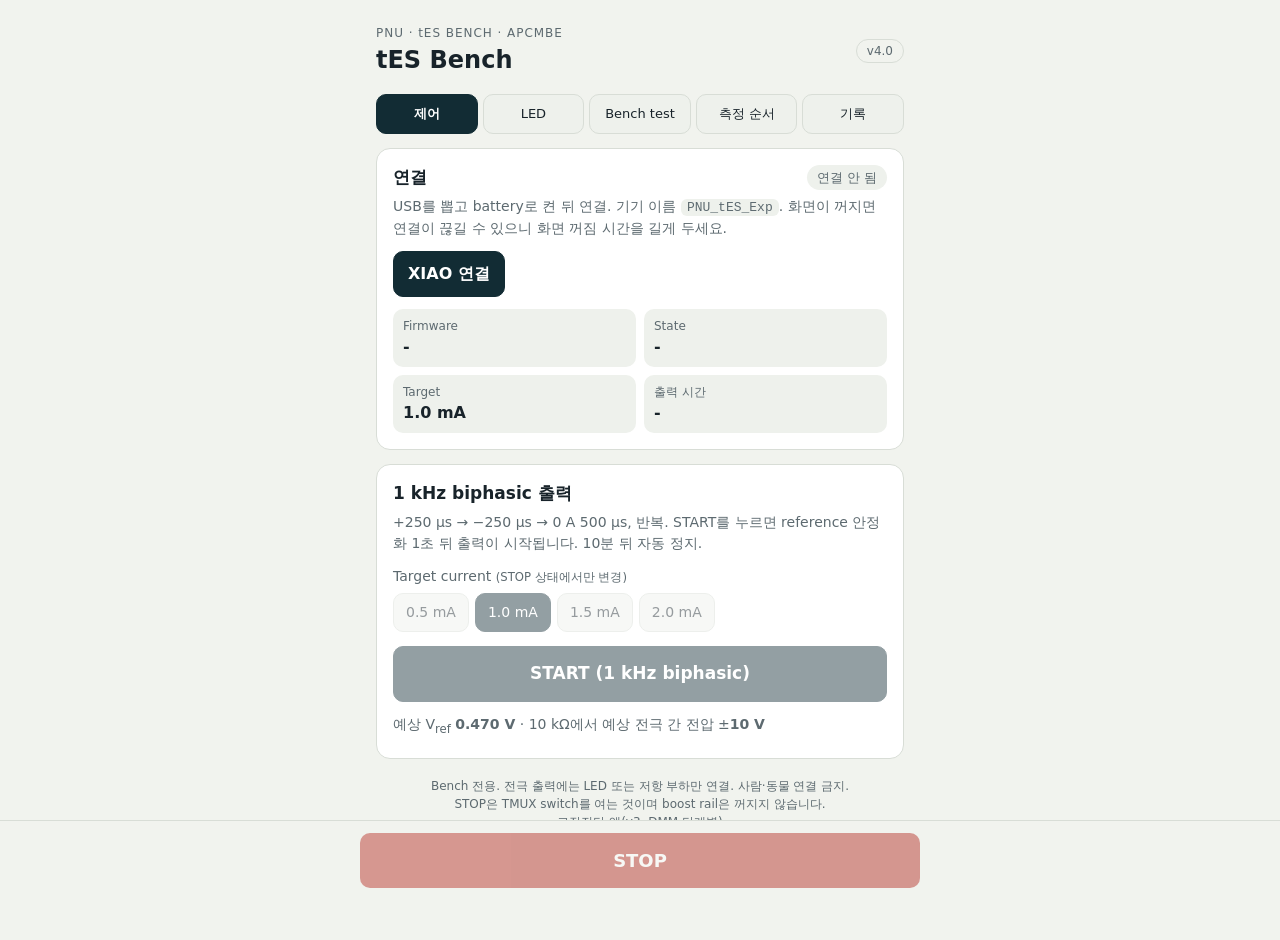
<file: index.html>
<!doctype html>
<html lang="ko">
<head>
  <meta charset="utf-8">
  <meta name="viewport" content="width=device-width, initial-scale=1, viewport-fit=cover">
  <meta name="theme-color" content="#122c34">
  <meta name="description" content="PNU tES bench app: LED test, 1 kHz biphasic output and APCMBE measurement run sheet.">
  <title>PNU tES Bench</title>
  <link rel="apple-touch-icon" href="./icons/icon-192.png">
  <link rel="manifest" href="./manifest.webmanifest">
  <link rel="icon" type="image/png" href="./icons/icon-192.png">
  <link rel="stylesheet" href="./styles.css">
  <link rel="stylesheet" href="./exp.css">
  <script src="./exp.js" defer></script>
</head>
<body>
<main class="app">
  <header class="masthead">
    <div>
      <p class="eyebrow">PNU · tES BENCH · APCMBE</p>
      <h1>tES Bench</h1>
    </div>
    <span class="version">v4.0</span>
  </header>

  <nav class="tabs" id="tabs">
    <button data-tab="ctl" class="sel">제어</button>
    <button data-tab="led">LED</button>
    <button data-tab="test">Bench test</button>
    <button data-tab="run">측정 순서</button>
    <button data-tab="data">기록</button>
  </nav>

  <!-- Connection + live status (always visible) -->
  <section class="card">
    <div class="row between">
      <h2>연결</h2>
      <span id="connBadge" class="badge off">연결 안 됨</span>
    </div>
    <p class="muted">USB를 뽑고 battery로 켠 뒤 연결. 기기 이름 <code>PNU_tES_Exp</code>. 화면이 꺼지면 연결이 끊길 수 있으니 화면 꺼짐 시간을 길게 두세요.</p>
    <div class="row gap">
      <button id="connectBtn" class="primary">XIAO 연결</button>
      <button id="disconnectBtn" class="ghost" hidden>연결 끊기</button>
    </div>
    <div id="live" class="live" hidden>
      <div><span class="k">Firmware</span><span id="fwId" class="v">-</span></div>
      <div><span class="k">State</span><span id="liveState" class="v">-</span></div>
      <div><span class="k">Target</span><span id="liveCurrent" class="v">-</span></div>
      <div><span class="k">출력 시간</span><span id="liveTime" class="v">-</span></div>
    </div>
    <div id="ready" class="ready" hidden></div>
    <div id="notice" class="notice" hidden></div>
  </section>

  <!-- Tab: control -->
  <section class="tab" data-tab="ctl">
    <div class="card">
      <h2>1 kHz biphasic 출력</h2>
      <p class="muted">+250 µs → −250 µs → 0 A 500 µs, 반복. START를 누르면 reference 안정화 1초 뒤 출력이 시작됩니다. 10분 뒤 자동 정지.</p>
      <div class="field">
        <span class="label">Target current <small>(STOP 상태에서만 변경)</small></span>
        <div class="chips" id="currentChips">
          <button data-cmd="l" data-x10="5">0.5 mA</button>
          <button data-cmd="m" data-x10="10">1.0 mA</button>
          <button data-cmd="n" data-x10="15">1.5 mA</button>
          <button data-cmd="h" data-x10="20">2.0 mA</button>
        </div>
      </div>
      <button id="pulseBtn" class="primary wide">START (1 kHz biphasic)</button>
      <p class="guide">예상 V<sub>ref</sub> <b id="expRef">-</b> · 10 kΩ에서 예상 전극 간 전압 ±<b id="expVL">-</b></p>
    </div>
  </section>

  <!-- Tab: toy LED test -->
  <section class="tab" data-tab="led" hidden>
    <div class="card">
      <h2>Toy LED 테스트</h2>
      <p class="muted">전극 출력에 LED 두 개(방향 반대)를 연결하고 PCB가 동작하는지 눈으로 확인합니다. 저항 측정 전에 먼저.</p>
      <div id="ledList"></div>
    </div>
  </section>

  <!-- Tab: bench test -->
  <section class="tab" data-tab="test" hidden>
    <div class="card">
      <h2>본실험 전 bench test</h2>
      <p class="muted">R_L = 10 kΩ 하나만 연결하고 위에서부터 차례로. 모두 통과해야 측정 순서로 넘어갑니다.</p>
      <div id="testList"></div>
    </div>
  </section>

  <!-- Tab: run sheet -->
  <section class="tab" data-tab="run" hidden>
    <div class="card">
      <div class="row between"><h2>측정 순서</h2><span id="runCount" class="muted">0 / 0</span></div>
      <p class="muted">지금 할 항목이 위에 펼쳐집니다. Scope에 저장된 파일 이름(예: TEK0012)을 적고 <b>캡처 기록</b>을 누르세요. 나중에 이 표로 파일 이름을 바꿉니다.</p>
      <div class="field">
        <span class="label">보기</span>
        <div class="chips" id="runFilter">
          <button data-f="todo" class="sel">남은 것</button>
          <button data-f="all">전체</button>
        </div>
      </div>
      <div id="runList"></div>
    </div>
  </section>

  <!-- Tab: data -->
  <section class="tab" data-tab="data" hidden>
    <div class="card">
      <h2>R<sub>L</sub> 실측값 (DMM)</h2>
      <p class="muted">회로에서 분리한 상태로 잰 값. CSV의 R_L_ohm 칸에 들어갑니다.</p>
      <div id="rlList"></div>
    </div>
    <div class="card">
      <h2>내보내기</h2>
      <p class="muted">기록은 이 폰의 브라우저에만 저장됩니다. 측정이 끝나면 CSV를 내려받아 PC 작업 폴더에 넣으세요.</p>
      <div class="row gap wrap">
        <button id="csvBtn" class="primary">run_log CSV 다운로드</button>
        <button id="copyBtn" class="ghost">텍스트 복사</button>
        <button id="clearBtn" class="ghost danger-text">전체 초기화</button>
      </div>
    </div>
  </section>

  <p class="foot muted small">Bench 전용. 전극 출력에는 LED 또는 저항 부하만 연결. 사람·동물 연결 금지.<br>STOP은 TMUX switch를 여는 것이며 boost rail은 꺼지지 않습니다.<br><a href="./diag.html">고장진단 앱(v3, DMM 단계별)</a></p>
</main>

<div class="stopbar"><button id="stopBtn" class="stop" disabled>STOP</button></div>
</body>
</html>
</file>
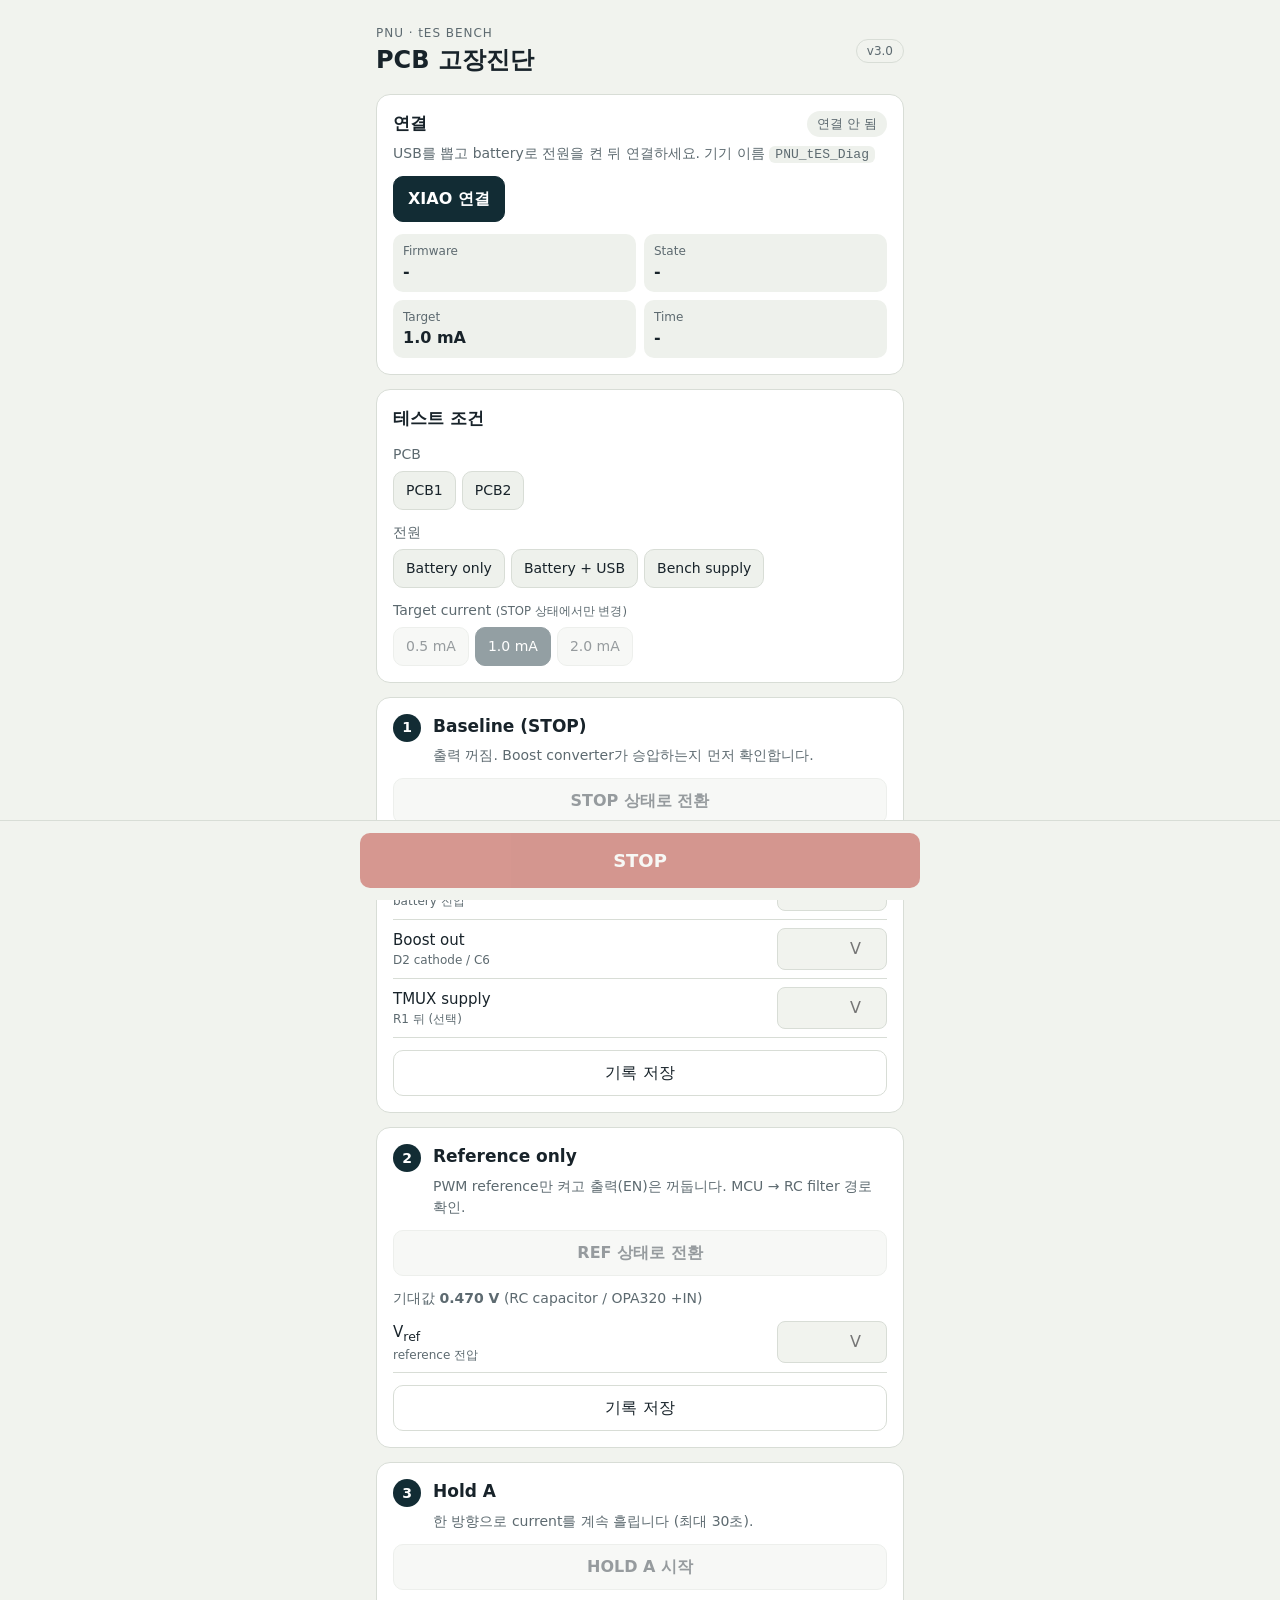
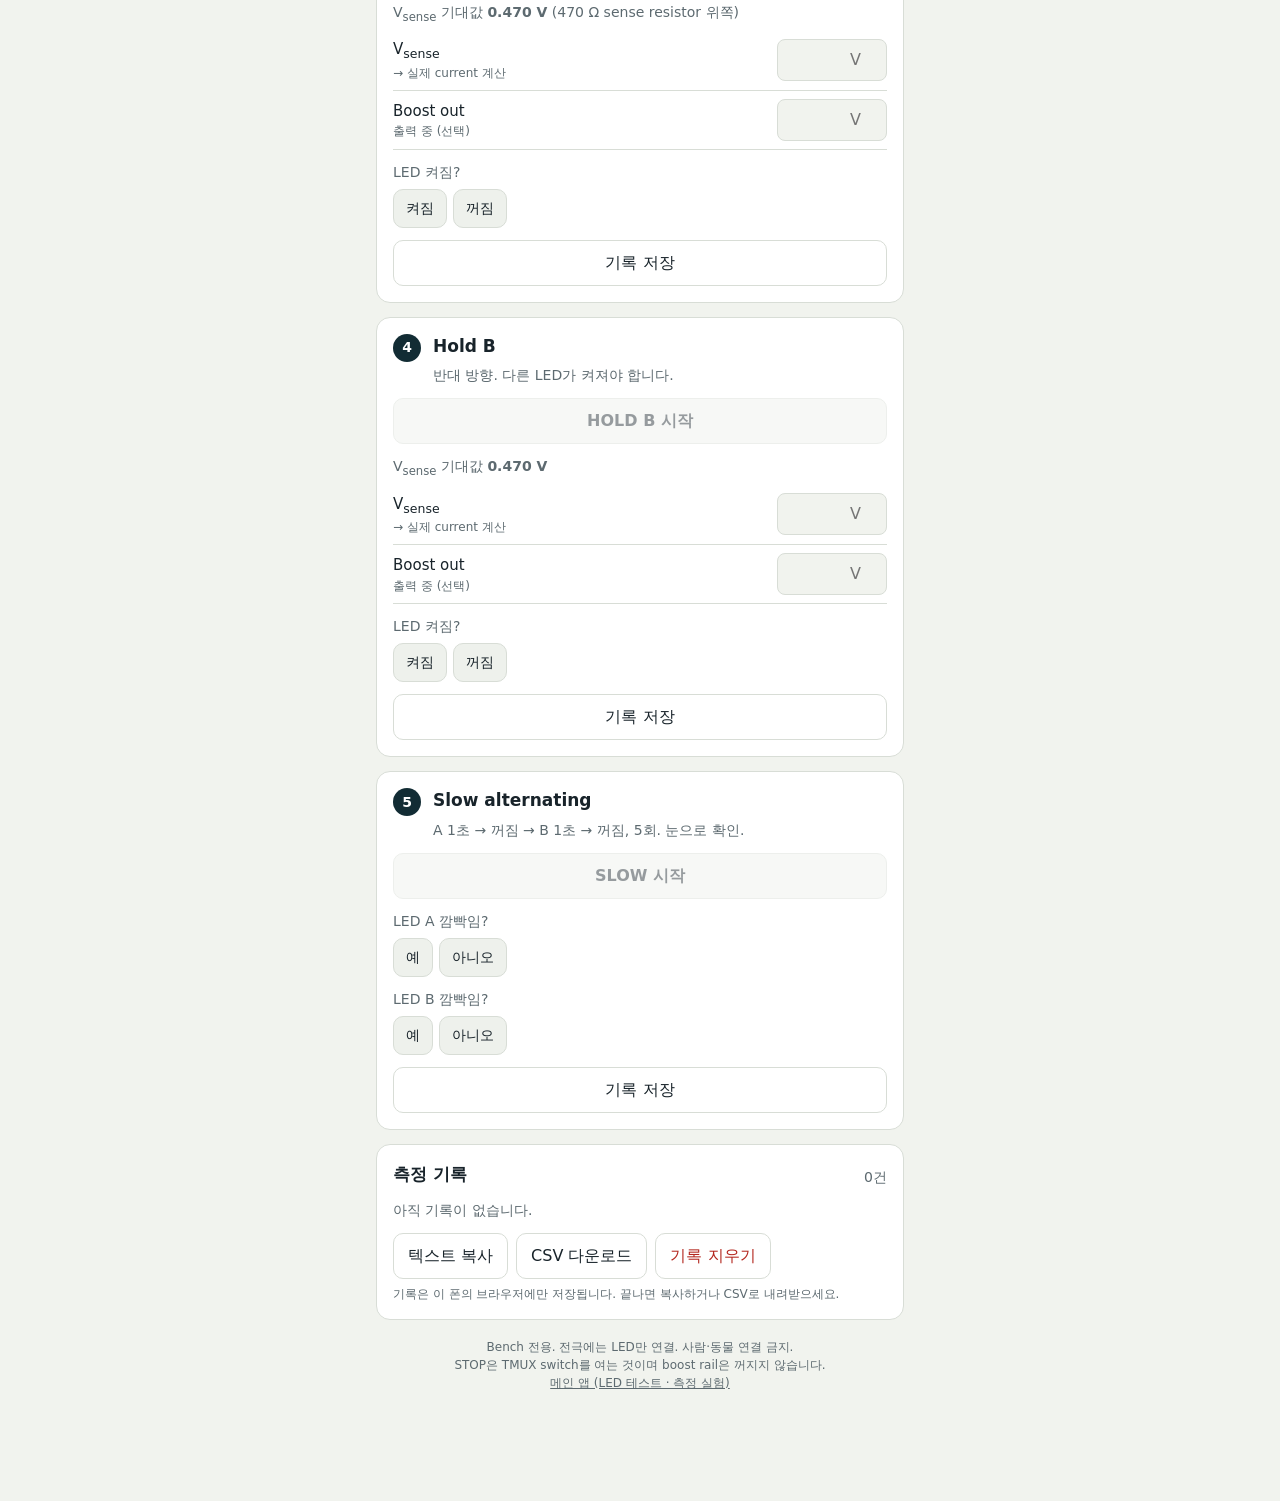
<file: diag.html>
<!doctype html>
<html lang="ko">
<head>
  <meta charset="utf-8">
  <meta name="viewport" content="width=device-width, initial-scale=1, viewport-fit=cover">
  <meta name="theme-color" content="#122c34">
  <meta name="description" content="PNU tES PCB diagnostic app for the XIAO BLE board.">
  <title>tES Diagnostic</title>
  <link rel="manifest" href="./manifest.webmanifest">
  <link rel="icon" type="image/png" href="./icons/icon-192.png">
  <link rel="apple-touch-icon" href="./icons/icon-192.png">
  <link rel="stylesheet" href="./styles.css">
  <script src="./app.js" defer></script>
</head>
<body>
<main class="app">
  <header class="masthead">
    <div>
      <p class="eyebrow">PNU · tES BENCH</p>
      <h1>PCB 고장진단</h1>
    </div>
    <span class="version">v3.0</span>
  </header>

  <!-- Connection + live status -->
  <section class="card">
    <div class="row between">
      <h2>연결</h2>
      <span id="connBadge" class="badge off">연결 안 됨</span>
    </div>
    <p class="muted" id="connHint">USB를 뽑고 battery로 전원을 켠 뒤 연결하세요. 기기 이름 <code>PNU_tES_Diag</code></p>
    <div class="row gap">
      <button id="connectBtn" class="primary">XIAO 연결</button>
      <button id="disconnectBtn" class="ghost" hidden>연결 끊기</button>
    </div>
    <div id="live" class="live" hidden>
      <div><span class="k">Firmware</span><span id="fwId" class="v">-</span></div>
      <div><span class="k">State</span><span id="liveState" class="v">-</span></div>
      <div><span class="k">Target</span><span id="liveCurrent" class="v">-</span></div>
      <div><span class="k">Time</span><span id="liveTime" class="v">-</span></div>
    </div>
    <div id="notice" class="notice" hidden></div>
  </section>

  <!-- Test conditions -->
  <section class="card">
    <h2>테스트 조건</h2>
    <div class="field">
      <span class="label">PCB</span>
      <div class="chips" id="pcbChips">
        <button data-v="PCB1">PCB1</button>
        <button data-v="PCB2">PCB2</button>
      </div>
    </div>
    <div class="field">
      <span class="label">전원</span>
      <div class="chips" id="powerChips">
        <button data-v="battery">Battery only</button>
        <button data-v="battery+USB">Battery + USB</button>
        <button data-v="bench supply">Bench supply</button>
      </div>
    </div>
    <div class="field">
      <span class="label">Target current <small>(STOP 상태에서만 변경)</small></span>
      <div class="chips" id="currentChips">
        <button data-cmd="l" data-x10="5">0.5 mA</button>
        <button data-cmd="m" data-x10="10">1.0 mA</button>
        <button data-cmd="h" data-x10="20">2.0 mA</button>
      </div>
    </div>
  </section>

  <!-- Step 1 -->
  <section class="card step" data-step="1" data-cmd="0">
    <div class="step-head"><span class="num">1</span><div><h2>Baseline (STOP)</h2><p class="muted">출력 꺼짐. Boost converter가 승압하는지 먼저 확인합니다.</p></div></div>
    <button class="go">STOP 상태로 전환</button>
    <p class="guide">DMM 검정 probe = GND</p>
    <label class="in"><span>BAT+ <small>battery 전압</small></span><input type="number" step="0.001" inputmode="decimal" data-k="vbat" placeholder="V"></label>
    <label class="in"><span>Boost out <small>D2 cathode / C6</small></span><input type="number" step="0.001" inputmode="decimal" data-k="vout" placeholder="V"></label>
    <label class="in"><span>TMUX supply <small>R1 뒤 (선택)</small></span><input type="number" step="0.001" inputmode="decimal" data-k="vtmux" placeholder="V"></label>
    <div class="verdict" hidden></div>
    <button class="save">기록 저장</button>
  </section>

  <!-- Step 2 -->
  <section class="card step" data-step="2" data-cmd="r">
    <div class="step-head"><span class="num">2</span><div><h2>Reference only</h2><p class="muted">PWM reference만 켜고 출력(EN)은 꺼둡니다. MCU → RC filter 경로 확인.</p></div></div>
    <button class="go">REF 상태로 전환</button>
    <p class="guide">기대값 <b class="expRef">-</b> (RC capacitor / OPA320 +IN)</p>
    <label class="in"><span>V<sub>ref</sub> <small>reference 전압</small></span><input type="number" step="0.001" inputmode="decimal" data-k="vref" placeholder="V"></label>
    <div class="verdict" hidden></div>
    <button class="save">기록 저장</button>
  </section>

  <!-- Step 3 -->
  <section class="card step" data-step="3" data-cmd="a">
    <div class="step-head"><span class="num">3</span><div><h2>Hold A</h2><p class="muted">한 방향으로 current를 계속 흘립니다 (최대 30초).</p></div></div>
    <div class="warn boostWarn" hidden>Step 1에서 승압이 확인되지 않았습니다. LED가 꺼져 있어도 원인은 boost 쪽일 수 있습니다.</div>
    <button class="go">HOLD A 시작</button>
    <p class="guide">V<sub>sense</sub> 기대값 <b class="expRef">-</b> (470 Ω sense resistor 위쪽)</p>
    <label class="in"><span>V<sub>sense</sub> <small>→ 실제 current 계산</small></span><input type="number" step="0.001" inputmode="decimal" data-k="vsense" placeholder="V"></label>
    <label class="in"><span>Boost out <small>출력 중 (선택)</small></span><input type="number" step="0.001" inputmode="decimal" data-k="vouthold" placeholder="V"></label>
    <div class="field"><span class="label">LED 켜짐?</span><div class="chips yn" data-k="led"><button data-v="yes">켜짐</button><button data-v="no">꺼짐</button></div></div>
    <div class="verdict" hidden></div>
    <button class="save">기록 저장</button>
  </section>

  <!-- Step 4 -->
  <section class="card step" data-step="4" data-cmd="b">
    <div class="step-head"><span class="num">4</span><div><h2>Hold B</h2><p class="muted">반대 방향. 다른 LED가 켜져야 합니다.</p></div></div>
    <div class="warn boostWarn" hidden>Step 1에서 승압이 확인되지 않았습니다. LED가 꺼져 있어도 원인은 boost 쪽일 수 있습니다.</div>
    <button class="go">HOLD B 시작</button>
    <p class="guide">V<sub>sense</sub> 기대값 <b class="expRef">-</b></p>
    <label class="in"><span>V<sub>sense</sub> <small>→ 실제 current 계산</small></span><input type="number" step="0.001" inputmode="decimal" data-k="vsense" placeholder="V"></label>
    <label class="in"><span>Boost out <small>출력 중 (선택)</small></span><input type="number" step="0.001" inputmode="decimal" data-k="vouthold" placeholder="V"></label>
    <div class="field"><span class="label">LED 켜짐?</span><div class="chips yn" data-k="led"><button data-v="yes">켜짐</button><button data-v="no">꺼짐</button></div></div>
    <div class="verdict" hidden></div>
    <button class="save">기록 저장</button>
  </section>

  <!-- Step 5 -->
  <section class="card step" data-step="5" data-cmd="s">
    <div class="step-head"><span class="num">5</span><div><h2>Slow alternating</h2><p class="muted">A 1초 → 꺼짐 → B 1초 → 꺼짐, 5회. 눈으로 확인.</p></div></div>
    <button class="go">SLOW 시작</button>
    <div class="field"><span class="label">LED A 깜빡임?</span><div class="chips yn" data-k="ledA"><button data-v="yes">예</button><button data-v="no">아니오</button></div></div>
    <div class="field"><span class="label">LED B 깜빡임?</span><div class="chips yn" data-k="ledB"><button data-v="yes">예</button><button data-v="no">아니오</button></div></div>
    <div class="verdict" hidden></div>
    <button class="save">기록 저장</button>
  </section>

  <!-- Records -->
  <section class="card">
    <div class="row between"><h2>측정 기록</h2><span id="recCount" class="muted">0건</span></div>
    <div id="records" class="records"><p class="muted">아직 기록이 없습니다.</p></div>
    <div class="row gap wrap">
      <button id="copyBtn" class="ghost">텍스트 복사</button>
      <button id="csvBtn" class="ghost">CSV 다운로드</button>
      <button id="clearBtn" class="ghost danger-text">기록 지우기</button>
    </div>
    <p class="muted small">기록은 이 폰의 브라우저에만 저장됩니다. 끝나면 복사하거나 CSV로 내려받으세요.</p>
  </section>

  <p class="foot muted small">Bench 전용. 전극에는 LED만 연결. 사람·동물 연결 금지.<br>STOP은 TMUX switch를 여는 것이며 boost rail은 꺼지지 않습니다.<br><a href="./" style="color:inherit">메인 앱 (LED 테스트 · 측정 실험)</a></p>
</main>

<div class="stopbar"><button id="stopBtn" class="stop" disabled>STOP</button></div>
</body>
</html>
</file>
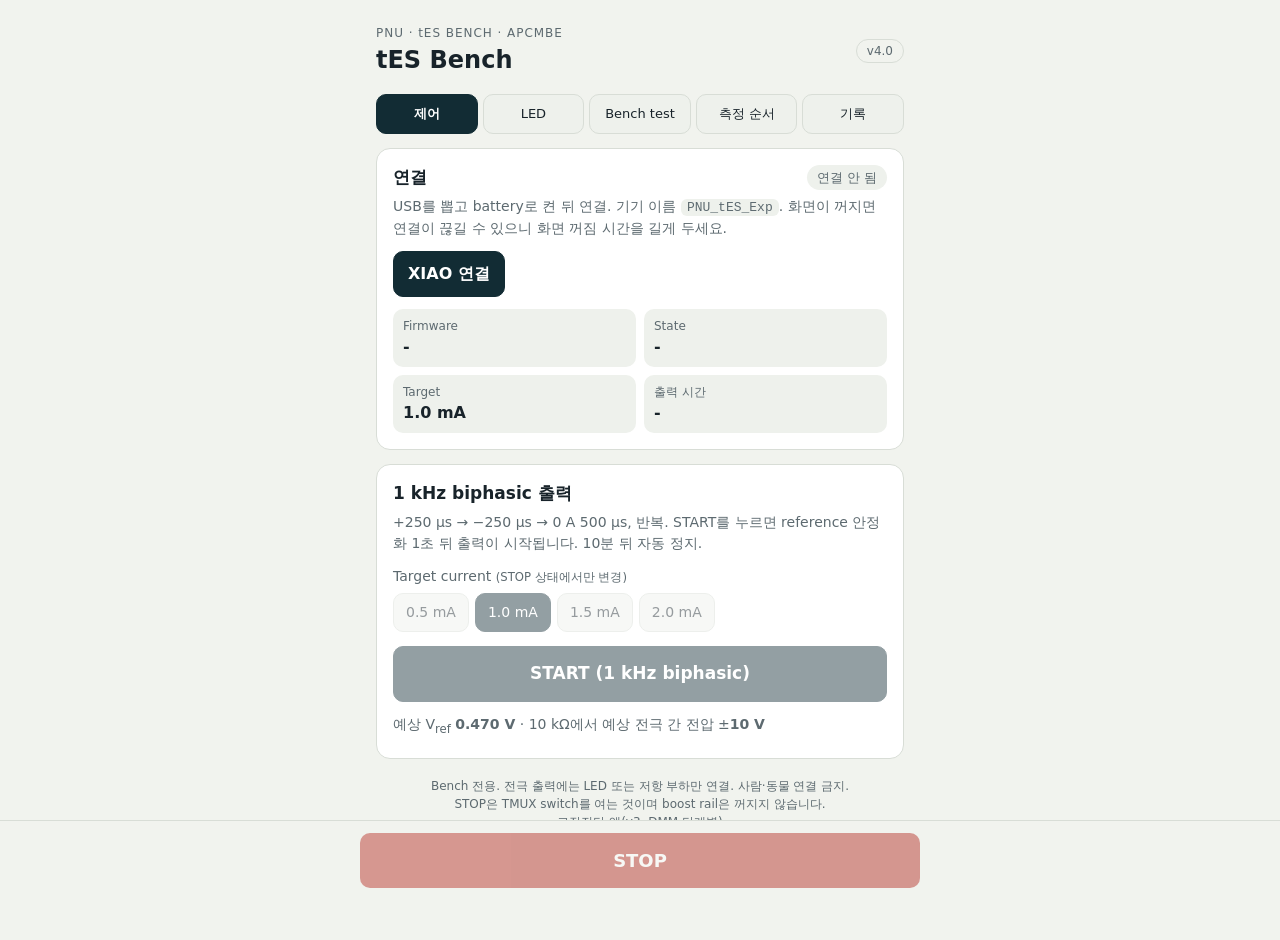
<file: tacs_control.html>
<!doctype html>
<html lang="ko"><head><meta charset="utf-8"><meta http-equiv="refresh" content="0; url=./"><title>tES Diagnostic</title></head>
<body><p><a href="./">tES Diagnostic app으로 이동</a></p></body></html>
</file>
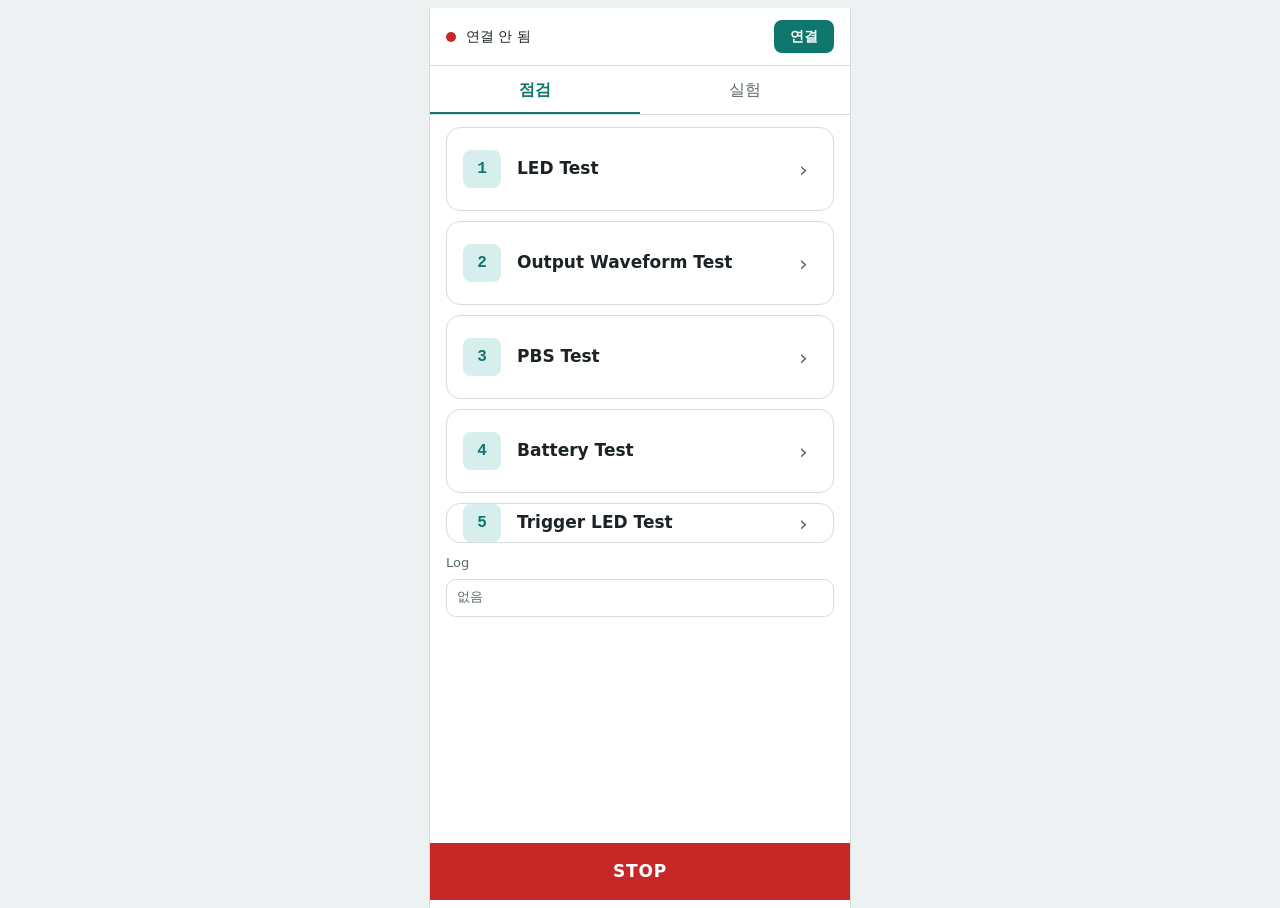
<file: yonsei.html>
<!doctype html>
<html lang="ko">
<head>
<meta charset="utf-8">
<meta name="viewport" content="width=device-width, initial-scale=1, viewport-fit=cover">
<meta name="theme-color" content="#0f766e">
<meta name="description" content="PNU tES Yonsei: 점검 and 실험 control for the tES board (Web Bluetooth).">
<title>tES Yonsei</title>
<link rel="manifest" href="./yonsei.webmanifest">
<link rel="icon" type="image/png" href="./icons/icon-192.png">
<link rel="apple-touch-icon" href="./icons/icon-192.png">
<style>
/* Layout: one phone-width app column (the real app), centred; light theme only (decided 2026-11-21). */
:root{
  --bg:#eef1f2; --panel:#ffffff; --ink:#1b2326; --muted:#5d6a6f; --line:#d5dcde; --grid:#e6eaeb;
  --accent:#0f766e; --accent-soft:#d7efec; --ok:#15803d; --warn:#b45309; --warn-soft:#fdf0d8;
  --stop:#c62828; --live:#1d4ed8; --live-soft:#dde7fd; --wave:#1d4ed8;
  --sans:system-ui,-apple-system,"Noto Sans KR",sans-serif; --mono:ui-monospace,"Roboto Mono",monospace;
  color-scheme:light;
}
html,body{height:100%}
body{background:var(--bg);color:var(--ink);font-family:var(--sans);font-size:15px;line-height:1.5}
.app{max-width:420px;margin:0 auto;min-height:100%;background:var(--panel);display:flex;flex-direction:column;border-left:1px solid var(--line);border-right:1px solid var(--line)}
.pad{padding-left:max(16px,env(safe-area-inset-left,0px));padding-right:max(16px,env(safe-area-inset-right,0px))}
.status{display:flex;align-items:center;gap:10px;padding-block:12px;border-bottom:1px solid var(--line);font-size:14px}
.dot{width:10px;height:10px;border-radius:50%;background:var(--ok);flex:none}
.muted{color:var(--muted)}
.mono{font-family:var(--mono);font-variant-numeric:tabular-nums}
.state{margin-left:auto;font-weight:700;font-size:12.5px;padding:3px 10px;border-radius:6px;background:var(--accent-soft);color:var(--accent)}
.state.run{background:var(--live);color:#fff}
.tabs{display:grid;grid-template-columns:1fr 1fr;border-bottom:1px solid var(--line)}
.tabs button{all:unset;text-align:center;padding:12px 0;font-size:16px;color:var(--muted);cursor:pointer}
.tabs button.on{color:var(--accent);font-weight:700;box-shadow:inset 0 -2px 0 var(--accent)}
main{flex:1;padding-block:12px 12px;display:grid;gap:10px;align-content:start}
.menu{display:grid;gap:10px;grid-template-rows:repeat(4,84px)}
.item{all:unset;cursor:pointer;display:grid;grid-template-columns:40px 1fr 18px;gap:14px;align-items:center;border:1px solid var(--line);border-radius:14px;padding:0 16px;font-size:17px}
.item:focus-visible,.chip:focus-visible,.btn:focus-visible{outline:2px solid var(--accent);outline-offset:2px}
.num{width:38px;height:38px;font-size:16px;border-radius:8px;background:var(--accent-soft);color:var(--accent);display:grid;place-items:center;font-weight:700;font-family:var(--mono)}
.item b{display:block}
.item small{color:var(--muted);font-size:12.5px}
.arrow{color:var(--muted);font-size:22px}
.back{all:unset;cursor:pointer;color:var(--accent);font-size:15px}
h2{font-size:1.2rem;margin:0}
.lbl{font-size:13px;color:var(--muted);margin-bottom:6px}
.chips{display:flex;flex-wrap:wrap;gap:8px}
.chip{all:unset;cursor:pointer;font-size:15px;padding:7px 13px;border:1px solid var(--line);border-radius:7px}
.chip.on{background:var(--accent);border-color:var(--accent);color:#fff}
.chip[disabled]{opacity:.4;cursor:default}
.scope{border:1px solid var(--line);border-radius:12px;padding:10px}
.scope svg{width:100%;height:auto;display:block}
.scope text{font-size:11px;fill:var(--muted);font-family:var(--mono)}
.readout{display:flex;flex-wrap:wrap;gap:2px 12px;font-size:13.5px;margin-top:6px}
.readout b{font-family:var(--mono);font-weight:500}
.prog{display:grid;gap:4px}
.bursts{display:grid;grid-template-columns:repeat(5,1fr);gap:4px}
.bursts i{height:12px;border-radius:3px;background:var(--grid)}
.bursts i.done{background:var(--wave)}
.look{border-top:1px solid var(--line);padding-top:10px}
.look ul{margin:4px 0 0;padding-left:18px;display:grid;gap:3px;font-size:13.5px}
.btn{all:unset;cursor:pointer;display:block;text-align:center;font-weight:700;font-size:16px;padding:14px;border-radius:12px;background:var(--accent);color:#fff}
.btn[disabled]{opacity:.45;cursor:default}
.note{font-size:12.5px;color:var(--muted)}
.warnbox{background:var(--warn-soft);color:var(--warn);border-radius:8px;padding:8px 10px;font-size:13px}
.stop{all:unset;cursor:pointer;background:var(--stop);color:#fff;text-align:center;font-weight:700;letter-spacing:.05em;font-size:17px;padding-block:16px;position:sticky;bottom:0;padding-bottom:calc(16px + env(safe-area-inset-bottom,0px))}
.seg{display:grid;grid-auto-flow:column;grid-auto-columns:1fr;border:1px solid var(--line);border-radius:10px;overflow:hidden}
.seg button{all:unset;cursor:pointer;text-align:center;padding:10px 0;font-size:15px}
.seg button+button{border-left:1px solid var(--line)}
.seg button.on{background:var(--accent);color:#fff;font-weight:700}
.seg button[disabled]{opacity:.45;cursor:default}
.now{display:flex;align-items:baseline;gap:14px;border:1px solid var(--line);border-radius:14px;padding:14px 16px}
.now .id{font-family:var(--mono);font-size:44px;line-height:1;color:var(--accent)}
.now .cond{font-size:18px;font-weight:700}
.now .cond small{display:block;font-weight:400;font-size:13px;color:var(--muted)}
.steps{display:grid;gap:6px}
.step{all:unset;cursor:pointer;text-align:center;border:1px solid var(--line);border-radius:10px;padding:7px 0 6px;font-size:14px;line-height:1.25}
.step small{display:block;font-family:var(--mono);font-size:11.5px;color:var(--muted)}
.step.cur{border:2px solid var(--accent);background:var(--accent-soft);padding:6px 0 5px}
.step.done{background:var(--grid)}
.step.done small::after{content:" ✓";color:var(--ok)}
.step[disabled]{cursor:default}
.row2{display:grid;grid-template-columns:1fr 1fr;gap:8px}
.btn.ghost{background:none;color:var(--accent);border:1px solid var(--line);font-size:15px;padding:10px}
.btn.big{font-size:19px;padding:12px}
.log{border:1px solid var(--line);border-radius:10px;padding:8px 10px;max-height:132px;overflow:auto;font-family:var(--mono);font-size:12.5px;line-height:1.6}
.log div{display:grid;grid-template-columns:42px 38px minmax(0,1fr) auto;gap:6px;white-space:nowrap}
.log div span{overflow:hidden;text-overflow:ellipsis}
.log .t{color:var(--muted)}
.log .x{color:var(--warn)}
.log.prev{cursor:pointer;max-height:none}
.loghead{display:flex;justify-content:space-between;align-items:baseline}
.loghead button{all:unset;cursor:pointer;color:var(--accent);font-size:13px}
.log.full{max-height:none;font-size:13px;line-height:2}
.log.full div{grid-template-columns:18px 68px 38px minmax(0,1fr) auto;gap:6px;border-bottom:1px solid var(--grid)}
.log .bt{grid-column:1/-1;color:var(--muted);font-size:11.5px;line-height:1.4;white-space:normal;margin:-4px 0 4px}
.log:not(.full) .bt{display:none}
.modal{position:fixed;inset:0;background:rgba(20,28,30,.35);display:grid;place-items:center;padding:16px;z-index:10}
.modal .box{background:var(--panel);border-radius:14px;padding:18px;width:min(320px,100%);display:grid;gap:16px;font-size:16px;text-align:center}
.log .lamp{width:12px;height:12px;border-radius:50%;align-self:center;justify-self:end;margin-right:4px}
.log .ok{color:var(--ok)} .log .low{color:var(--warn)} .log .none{color:var(--stop);font-weight:700} .log .stp{color:var(--muted)}
.log .sep{display:block;text-align:center;color:var(--muted);font-size:12px;border-bottom:1px dashed var(--line);margin:2px 0}
.loghead .acts{display:flex;gap:14px}
.who{display:grid;grid-template-columns:1fr 1fr;gap:8px}
.who button{all:unset;cursor:pointer;border:1px solid var(--line);border-radius:10px;padding:8px 12px;font-size:15px;display:flex;justify-content:space-between}
.who button b{font-family:var(--mono)}
.who button[disabled]{opacity:.45;cursor:default}
.edit{border:2px solid var(--accent);border-radius:12px;padding:12px;display:grid;gap:10px}
.edit input{font:inherit;font-size:22px;font-family:var(--mono);width:100%;box-sizing:border-box;padding:8px 10px;border:1px solid var(--line);border-radius:8px}
.meas{display:inline-flex;align-items:center;gap:6px;font-size:14px}
.meas i{width:10px;height:10px;border-radius:50%}
.example{font-size:11.5px;color:var(--muted);text-align:center;padding:6px}
.connect{all:unset;cursor:pointer;margin-left:auto;background:var(--accent);color:#fff;font-weight:700;padding:6px 16px;border-radius:8px}
.grid{display:grid;grid-template-columns:44px repeat(6,1fr);gap:9px 7px;align-items:center}
.grid .gh{font-family:var(--mono);font-size:13px;color:var(--muted);text-align:center;white-space:nowrap}
.grid .gh small{font-size:9px;margin-left:1px}
.cell{all:unset;cursor:pointer;height:clamp(36px, calc((100dvh - 510px) / 5), 66px);border:1px solid var(--line);border-radius:9px;text-align:center;font-size:13px;color:var(--ok);background:var(--panel)}
.cell.t1{background:var(--accent-soft);border-color:#9fd3cc}
.cell.done{background:var(--grid)}
.cell[disabled]{cursor:default}
.ref{all:unset;cursor:pointer;margin-left:auto;color:var(--accent);font-size:13px;border:1px solid var(--line);border-radius:7px;padding:3px 8px}
.wset{all:unset;cursor:pointer;display:flex;justify-content:space-between;align-items:center;font-size:15px;color:var(--muted);border:1px solid var(--line);border-radius:10px;padding:10px 14px}
.wset[disabled]{opacity:.5;cursor:default}
.wset b{color:var(--ink,inherit);font-weight:700}
.man{display:grid;grid-template-columns:1fr 1fr;gap:10px}
.man label{display:grid;gap:6px}
.man input{font-size:20px;padding:10px;border:1px solid var(--line);border-radius:10px;width:100%;box-sizing:border-box}
.wset .chips{gap:6px}
.wset .chip{padding:6px 11px;font-size:14px}
.edit label{display:grid;gap:4px}
.xbar{display:grid;grid-template-columns:1fr auto auto;gap:8px}
.xbar button{all:unset;cursor:pointer;border:1px solid var(--line);border-radius:10px;padding:8px 10px;font-size:14px;color:var(--muted);white-space:nowrap}
.xbar button b{color:var(--ink)}
.xbar button[disabled]{opacity:.45;cursor:default}
.now2{all:unset;cursor:pointer;position:relative;display:grid;grid-template-columns:1fr 1fr;align-items:baseline;border:1px solid var(--line);border-radius:12px;padding:8px 14px}
.now2 .cond{font-family:var(--mono);font-size:32px;font-weight:700;line-height:1.2;color:var(--accent);text-align:center}
.now2 .cond small{font-size:16px;font-weight:600;color:var(--muted)}
.now2 .mtag{position:absolute;top:2px;left:8px;font-size:11px;color:var(--warn)}
.cell.prev{background:#fbd5d0;border-color:#f0a59b;color:#b42318}
.cell.last{background:#e5484d;border-color:#b42318;color:#fff}
.cell.cur{box-shadow:inset 0 0 0 2px var(--accent)}
position:fixed;left:50%;bottom:76px;transform:translateX(-50%);background:#1b2326;color:#fff;padding:10px 14px;border-radius:10px;font-size:14px;max-width:360px;z-index:20}
.toast[hidden]{display:none}
.stop[disabled]{opacity:.6}
</style>
<script src="./yonsei.js" defer></script>
</head>
<body>
<div class="app">
  <div class="status pad" id="status"></div>
  <div class="tabs"><button type="button" data-go="menu" id="tabC">점검</button><button type="button" data-go="exp" id="tabE">실험</button></div>
  <main class="pad" id="main"></main>
  <button class="stop pad" id="stop" type="button">STOP</button>
</div>
<div class="toast" id="toast" hidden></div>
</body>
</html>
</file>
<file: styles.css>
:root {
  --bg: #f1f3ee; --card: #ffffff; --ink: #18232a; --muted: #5d6a70; --line: #d8ddd6;
  --accent: #122c34; --accent-ink: #ffffff; --ok: #1f7a4d; --ok-bg: #e4f3ea;
  --bad: #b3261e; --bad-bg: #fbe9e7; --warn: #8a5a00; --warn-bg: #fdf1d8; --chip: #eef1ec;
  color-scheme: light dark;
}
@media (prefers-color-scheme: dark) {
  :root {
    --bg: #11181b; --card: #1a2327; --ink: #e6ecea; --muted: #9aa8ad; --line: #2c393e;
    --accent: #7fc4d6; --accent-ink: #0d1a1e; --ok: #6fd39d; --ok-bg: #173327;
    --bad: #ff8a80; --bad-bg: #3a1d1b; --warn: #f1c26b; --warn-bg: #3a2e14; --chip: #243034;
  }
}
* { box-sizing: border-box; }
body { margin: 0; background: var(--bg); color: var(--ink); font: 16px/1.5 system-ui, -apple-system, "Segoe UI", "Noto Sans KR", sans-serif; }
.app { max-width: 560px; margin: 0 auto; padding: 16px 16px 110px; }
.masthead { display: flex; align-items: center; justify-content: space-between; margin: 8px 0 16px; }
.eyebrow { margin: 0; font-size: 12px; letter-spacing: .08em; color: var(--muted); }
h1 { margin: 0; font-size: 24px; font-weight: 600; }
h2 { margin: 0; font-size: 17px; font-weight: 600; }
.version { font-size: 12px; color: var(--muted); border: 1px solid var(--line); border-radius: 999px; padding: 2px 10px; }
.card { background: var(--card); border: 1px solid var(--line); border-radius: 14px; padding: 16px; margin-bottom: 14px; }
.row { display: flex; align-items: center; }
.between { justify-content: space-between; }
.gap { gap: 8px; margin-top: 12px; }
.wrap { flex-wrap: wrap; }
.muted { color: var(--muted); margin: 6px 0 0; font-size: 14px; }
.small { font-size: 12px; }
code { font-size: 13px; background: var(--chip); padding: 1px 6px; border-radius: 6px; }
button { font: inherit; border-radius: 10px; border: 1px solid var(--line); background: var(--chip); color: var(--ink); padding: 10px 14px; cursor: pointer; }
button:disabled { opacity: .45; cursor: not-allowed; }
.primary { background: var(--accent); color: var(--accent-ink); border-color: var(--accent); font-weight: 600; }
.ghost { background: transparent; }
.danger-text { color: var(--bad); }
.badge { font-size: 13px; padding: 3px 10px; border-radius: 999px; }
.badge.off { background: var(--chip); color: var(--muted); }
.badge.on { background: var(--ok-bg); color: var(--ok); }
.badge.busy { background: var(--warn-bg); color: var(--warn); }
.live { display: grid; grid-template-columns: 1fr 1fr; gap: 8px; margin-top: 12px; }
.live > div { background: var(--chip); border-radius: 10px; padding: 8px 10px; }
.live .k { display: block; font-size: 12px; color: var(--muted); }
.live .v { font-weight: 600; font-variant-numeric: tabular-nums; }
.notice { margin-top: 12px; padding: 10px 12px; border-radius: 10px; background: var(--warn-bg); color: var(--warn); font-size: 14px; }
.notice.bad { background: var(--bad-bg); color: var(--bad); }
.field { margin-top: 12px; }
.label { display: block; font-size: 14px; color: var(--muted); margin-bottom: 6px; }
.chips { display: flex; flex-wrap: wrap; gap: 6px; }
.chips button { padding: 8px 12px; font-size: 14px; }
.chips button.sel { background: var(--accent); color: var(--accent-ink); border-color: var(--accent); }
.step-head { display: flex; gap: 12px; align-items: flex-start; margin-bottom: 12px; }
.num { flex: none; width: 28px; height: 28px; border-radius: 50%; background: var(--accent); color: var(--accent-ink); display: grid; place-items: center; font-weight: 600; font-size: 14px; }
.step .go { width: 100%; font-weight: 600; }
.step .go.active { background: var(--warn-bg); color: var(--warn); border-color: var(--warn); }
.guide { font-size: 14px; color: var(--muted); margin: 12px 0 4px; }
.in { display: flex; align-items: center; justify-content: space-between; gap: 12px; padding: 8px 0; border-bottom: 1px solid var(--line); }
.in span { font-size: 15px; }
.in small { display: block; color: var(--muted); font-size: 12px; }
.in input { width: 110px; font: inherit; padding: 8px 10px; border: 1px solid var(--line); border-radius: 8px; background: var(--bg); color: var(--ink); text-align: right; }
.verdict { margin-top: 12px; padding: 10px 12px; border-radius: 10px; font-size: 14px; }
.verdict.ok { background: var(--ok-bg); color: var(--ok); }
.verdict.bad { background: var(--bad-bg); color: var(--bad); }
.verdict.warn { background: var(--warn-bg); color: var(--warn); }
.warn { margin-bottom: 12px; padding: 10px 12px; border-radius: 10px; font-size: 14px; background: var(--warn-bg); color: var(--warn); }
.step .save { margin-top: 12px; width: 100%; background: transparent; }
.records { margin: 12px 0 4px; }
.rec { border-top: 1px solid var(--line); padding: 8px 0; font-size: 13px; }
.rec b { font-weight: 600; }
.rec .meta { color: var(--muted); }
.foot { text-align: center; margin-top: 18px; }
.stopbar { position: fixed; left: 0; right: 0; bottom: 0; padding: 12px 16px calc(12px + env(safe-area-inset-bottom)); background: var(--bg); border-top: 1px solid var(--line); }
.stop { display: block; width: 100%; max-width: 560px; margin: 0 auto; padding: 14px; font-size: 18px; font-weight: 700; background: var(--bad); color: #fff; border: none; }
</file>
<file: exp.css>
/* Experiment app additions on top of styles.css */
.tabs { display: grid; grid-template-columns: repeat(5, 1fr); gap: 5px; margin-bottom: 14px; }
.tabs button { padding: 9px 2px; font-size: 13px; }
.tabs button.sel { background: var(--accent); color: var(--accent-ink); border-color: var(--accent); font-weight: 600; }
.wide { width: 100%; margin-top: 14px; padding: 14px; font-size: 17px; }
.ready { margin-top: 12px; padding: 10px 12px; border-radius: 10px; font-size: 15px; font-weight: 600; }
.ready.wait { background: var(--warn-bg); color: var(--warn); }
.ready.go { background: var(--ok-bg); color: var(--ok); }
.ready.off { background: var(--chip); color: var(--muted); font-weight: 400; }

.test { border-top: 1px solid var(--line); padding: 12px 0; }
.test:first-child { border-top: none; }
.test-head { display: flex; gap: 10px; align-items: flex-start; }
.test-head input[type=checkbox] { width: 22px; height: 22px; margin-top: 2px; flex: none; accent-color: var(--ok); }
.test-head b { display: block; }
.test-head p { margin: 4px 0 0; font-size: 14px; color: var(--muted); }
.test.done .test-head b { color: var(--ok); }
.test .acts { display: flex; flex-wrap: wrap; gap: 6px; margin: 8px 0 0 32px; }
.test .acts button { padding: 7px 11px; font-size: 14px; }
.test .in, .item .in { margin-left: 32px; }

.item { border: 1px solid var(--line); border-radius: 12px; padding: 12px; margin-top: 10px; }
.item.cur { border-color: var(--accent); border-width: 2px; }
.item.done { opacity: .7; }
.item-head { display: flex; justify-content: space-between; gap: 8px; align-items: baseline; }
.item-head b { font-size: 15px; word-break: break-all; }
.tag { flex: none; font-size: 12px; padding: 2px 8px; border-radius: 999px; background: var(--chip); color: var(--muted); }
.tag.ok { background: var(--ok-bg); color: var(--ok); }
.item .how { font-size: 14px; color: var(--muted); margin: 6px 0 0; }
.item .cond { font-size: 14px; margin: 6px 0 0; font-variant-numeric: tabular-nums; }
.item .in { margin-left: 0; }
.item .acts { display: flex; flex-wrap: wrap; gap: 6px; margin-top: 10px; }
.item .acts button { padding: 8px 12px; font-size: 14px; }
.item .log { font-size: 12px; color: var(--muted); margin-top: 6px; }
.item .warnline { font-size: 13px; color: var(--warn); margin-top: 6px; }
.item.compact .body { display: none; }
.foot a { color: inherit; }
</file>
